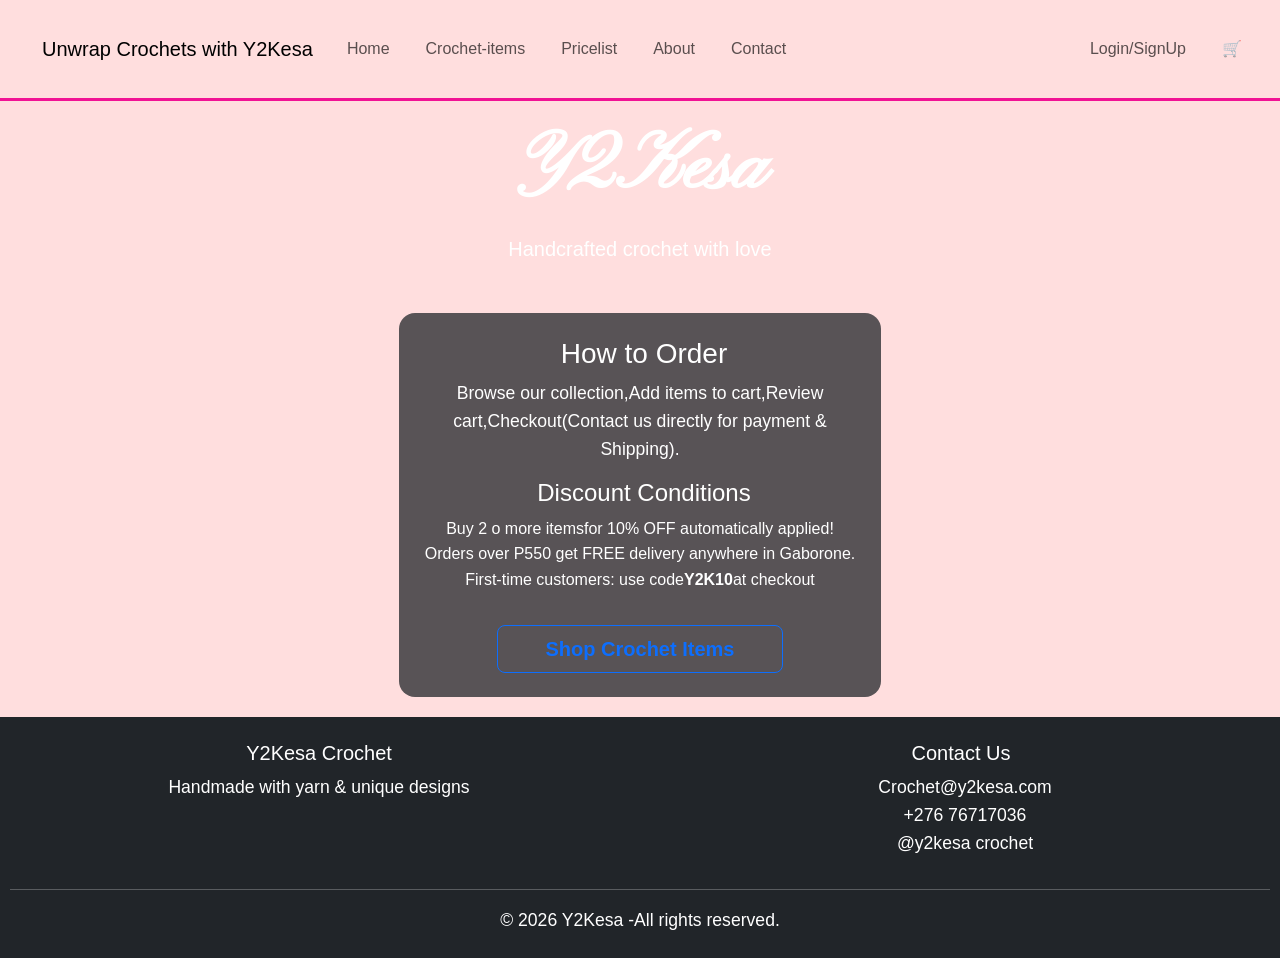
<file: index.html>
<!DOCTYPE html>
<html lang="en">
    <head>
            <meta charset="UTF-8">
    <meta name="viewport" content="width=device-width, initial-scale=1.0">
    <title>Home</title>

    <link href="https://fonts.googleapis.com/css2?family=Pinyon+Script&display=swap" rel="stylesheet">
    <link href="https://cdn.jsdelivr.net/npm/bootstrap@5.3.0/dist/css/bootstrap.min.css"rel="stylesheet">
    <link rel="stylesheet" href="styles.css">
    <style>
        .split-layout {
            display: grid;
            grid-template-columns: 1fr;
            min-height: 100hv;
            width: 100%;
        
        }

    </style>
</head>
<body>

    <header> 


            
          <nav class="navbar navbar-expand-lg navbar-transparent bg-transparent"> 

        <div class="container"> 

            <a class="navbar-brand" href="index.html">Unwrap Crochets with Y2Kesa</a> 

            <button class="navbar-toggler" type="button" data-bs-toggle="collapse" data-bs-target="#navbarNav"> 

                <span class="navbar-toggler-icon"></span> 

            </button> 

            <div class="collapse navbar-collapse" id="navbarNav"> 

                <ul class="navbar-nav me-auto"> 

                    <li class="nav-item"> 

                        <a class="nav-link" href="index.html">Home</a> 

                    </li> 

                    <li class="nav-item">


                        <a class="nav-link" href="Crochet-items.html">Crochet-items</a>
                         
                        
                    </li>

                    <li class="nav-item">

                        <a class="nav-link" href="Pricelist.html">Pricelist</a>
                    </li>

                    <li class="nav-item"> 

                        <a class="nav-link" href="AboutUs.html">About</a> 

                    </li> 

                    <li class="nav-item">

                        <a class="nav-link" href="ContactUs.html">Contact</a> 

                    </li> 
                </ul>
        </div>

    </div>

                    <ul class="navbar-nav ms-auto">
                        <li class="nav-item">
                            <a class="nav-link" href="SignUp-Login.html">Login/SignUp</a>
                            
                        </li>

                      <li class="nav-item">

                        <a class="nav-link" href="cart.html">🛒</a>

                      </li>

                    </ul>

    </nav>  
    
    </header>


 <main>
     <section class="hero-section d-flex align-items-center text-center text-white">
        <div class="container hero-content">
            <div class="hero-logo">
                <h1 class="display-1 fw-bold brand-logo">Y2Kesa</h1>
                <p class="lead mt-3">Handcrafted crochet with love</p>
            </div>
            <div class="row justify-content-center mt-5">
                <div class="col-lg-8">
                    <div class="info-card bg-dark bg-opacity-75 p-4 rounded-4">
                        <h3><i class="fas fa-delivering-fast me-2"></i>How to Order</h3>
                        <p> Browse our collection,Add items to cart,Review cart,Checkout(Contact us directly for payment & Shipping).</p>
                        <h4 class="mt-3"><i class="fas fa-tags me-2"></i>Discount Conditions</h4>
                        <ul class="list-unstyled">
                            <li>Buy 2 o more itemsfor 10% OFF automatically applied!</li>
                            <li>Orders over P550 get FREE delivery anywhere in Gaborone.</li>
                            <li> First-time customers: use code<strong>Y2K10</strong>at checkout</li>
                        </ul>
                         <a href="Crochet-items.html" class="btn btn-outline-primary btn-lg mt-3 px-5 py-2 fw-bold">Shop Crochet Items</a>

                    </div>
                </div>
            </div>
        </div>
     </section>
 </main>
      
 <footer class="footer mt-auto py-4 bg-dark text-white">
    <div class="conatiner text-center">
        <div class="row">
            <div class="col-md-6 mb-3 mb-md-0">
                <h5>Y2Kesa Crochet</h5>
                <p>Handmade with yarn & unique designs</p>
            </div>
            <div class="col-md-6">
                <h5>Contact Us</h5>
                <p><i class="fas fa-envelope me-2"></i>Crochet@y2kesa.com<br>
                   <i class="fas fa-phone-alt me-2"></i>+276 76717036 <br>
                   <i class="fab fa-instagram me-2"></i>@y2kesa crochet</p>
            </div>
        </div>
        <hr class="bg-light">
        <p class="mb-0">&copy; 2026 Y2Kesa -All rights reserved.</p>
    </div>
 </footer>


   

 <script src="https://cdn.jsdelivr.net/npm/@popperjs/core@2.11.6/dist/umd/popper.min.js"></script>
 <script src="https://cdn.jsdelivr.net/npm/bootstrap@5.3.0/dist/js/bootstrap.min.js"></script> 
 
    
</body>
</html>
</file>
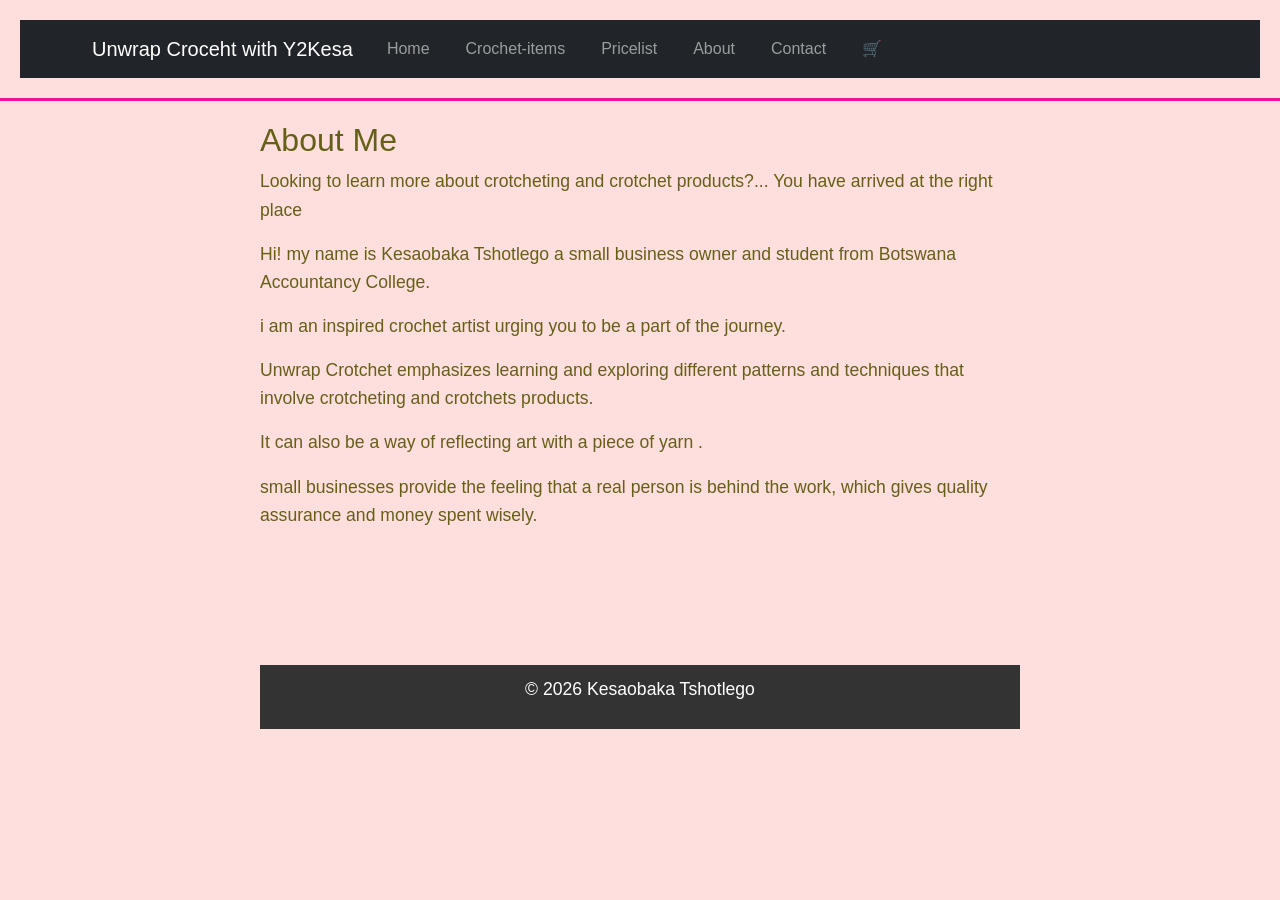
<file: about.html>
<!DOCTYPE html>
<html lang="en">
<head>
    <meta charset="UTF-8">
    <meta name="viewport" content="width=device-width, initial-scale=1.0">
    <title>About Me</title>
    
    <link href="https://cdn.jsdelivr.net/npm/bootstrap@5.3.0/dist/css/bootstrap.min.css"
    rel="stylesheet">
    <link rel="stylesheet" href="styles.css">
</head>
<body>
    <header>
        <nav>
         <nav class="navbar navbar-expand-lg navbar-dark bg-dark"> 

        <div class="container"> 

            <a class="navbar-brand" href="index.html">Unwrap Croceht with Y2Kesa</a> 

            <button class="navbar-toggler" type="button" data-bs-toggle="collapse" data-bs-target="#navbarNav"> 

                <span class="navbar-toggler-icon"></span> 

            </button> 

            <div class="collapse navbar-collapse" id="navbarNav"> 

                <ul class="navbar-nav"> 

                    <li class="nav-item"> 

                        <a class="nav-link" href="index.html">Home</a> 

                    </li> 

                    <li class="nav-item">

                        <a class="nav-link" href="Crochet-items.html">Crochet-items</a>
                        
                    </li>

                    <li class="nav-item">

                        <a class="nav-link" href="Pricelist.html">Pricelist</a>
                    </li>

                    <li class="nav-item"> 

                        <a class="nav-link" href="about.html">About</a> 

                    </li> 

                    <li class="nav-item"> 

                        <a class="nav-link" href="contact.html">Contact</a> 

                    </li> 

                    <li class="nav-item">

                        <a class="nav-link" href="cart.html">🛒</a>

                    </li>

                </ul> 

            </div> 

        </div> 

    </nav> 
    </header>

    <main>
        <h2>About Me</h2>
        <p>Looking to learn more about crotcheting and crotchet products?... You have arrived at the right place </p>
        <p>Hi! my name is Kesaobaka Tshotlego a small business owner and student from Botswana Accountancy College.</p>
        <p>i am an inspired crochet artist urging you to be a part of the journey.</p>
        <p>Unwrap Crotchet emphasizes learning and exploring different patterns and techniques that involve crotcheting and crotchets products.</p>
        <p> It can also be a way of reflecting art with a piece of yarn .</p> 

        <p>small businesses provide the feeling that a real person is behind the work, which gives quality assurance and money spent wisely.</p>


        <main class="container my-5"> 


    </main>

    <footer>
        <p>&copy; 2026 Kesaobaka Tshotlego</p>
    </footer>
    
     <script src="https://cdn.jsdelivr.net/npm/@popperjs/core@2.11.6/dist/umd/popper.min.js">
     </script>
     <script src="https://cdn.jsdelivr.net/npm/bootstrap@5.3.0/dist/js/bootstrap.min.js"></script>
</body>
</html>
</file>
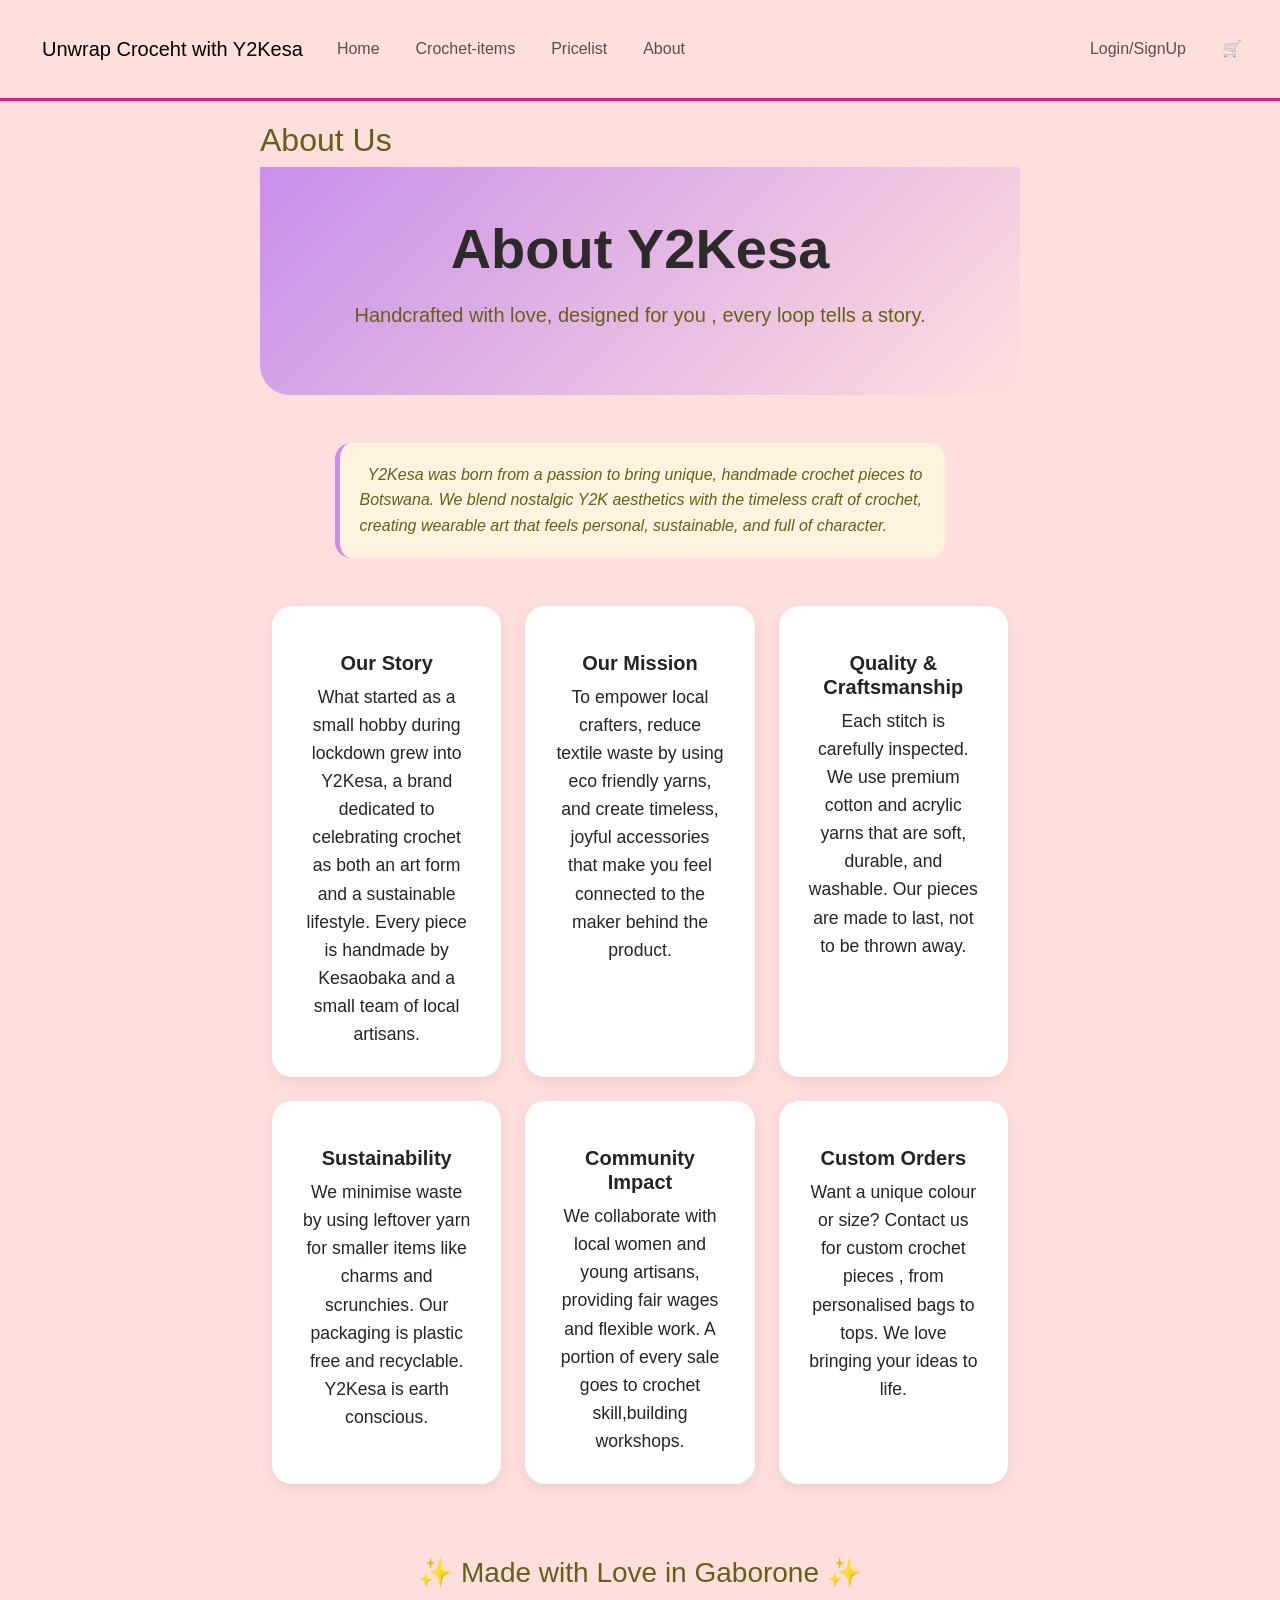
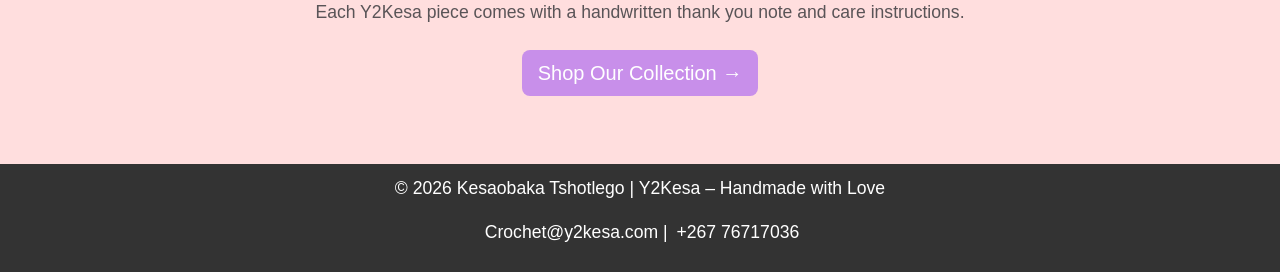
<file: AboutUs.html>
<!DOCTYPE html>
<html lang="en">
<head>
    <meta charset="UTF-8">
    <meta name="viewport" content="width=device-width, initial-scale=1.0">
    <title>About Us</title>
    
    <link href="https://cdn.jsdelivr.net/npm/bootstrap@5.3.0/dist/css/bootstrap.min.css"
    rel="stylesheet">
    <link rel="stylesheet" href="styles.css">
    <style>
        .about-hero{
            background: linear-gradient(135deg, #c88fea 0%, #ffdede 100%);
            padding: 3rem 0;
            border-radius:0 0 30px 30px;
            margin-bottom:2rem;
        }
        .card-about{
            border:none;
            border-radius: 20px;
            transition: transform 0.3s, box-shadow 0.3s;
            box-shadow:0 5px 15px rgba(0,0,0,0.08);
            height: 100%;
        }
        .card-about .card-body {
            text-align: center;
            padding: 1.8rem;
        }
        .card-icon {
            font-size: 3rem;
            color: #c88fea;
            margin-bottom: 1rem;
        }
        .about-quote {
            background-color: #fff3e0;
            border-left: 5px solid #c88fea;
            font-style: italic;
            padding: 1.2rem;
            border-radius: 16px;
        }
        
        html, body {
            height: 100%;
        }
        body {
            display: flex;
            flex-direction: column;
            min-height: 100vh;
        }
        main {
            flex: 1;
        }
        footer {
            margin-top: auto;
            width: 100%;
        }
    </style>
</head>

<body>
    <header>
        <nav>
         <nav class="navbar navbar-expand-lg navbar-transparent bg-transparent"> 

        <div class="container"> 

            <a class="navbar-brand" href="index.html">Unwrap Croceht with Y2Kesa</a> 

            <button class="navbar-toggler" type="button" data-bs-toggle="collapse" data-bs-target="#navbarNav"> 

                <span class="navbar-toggler-icon"></span> 

            </button> 

            <div class="collapse navbar-collapse" id="navbarNav"> 

                <ul class="navbar-nav  me-auto"> 

                    <li class="nav-item"> 

                        <a class="nav-link" href="index.html">Home</a> 

                    </li> 

                    <li class="nav-item">

                        <a class="nav-link" href="Crochet-items.html">Crochet-items</a>
                        
                    </li>

                    <li class="nav-item">

                        <a class="nav-link" href="Pricelist.html">Pricelist</a>
                    </li>

                    <li class="nav-item"> 

                        <a class="nav-link" href="AboutUs.html">About</a> 

                    </li> 

                   
                </ul>
            </div>
        </div>
        <ul class="navbar-nav ms-auto">
            <li class="nav-item">

                <a class="nav-link" href="SignUp-Login.html">Login/SignUp</a>

            </li>

                    <li class="nav-item">

                        <a class="nav-link" href="cart.html">🛒</a>

                    </li>
        </ul>

                

            

        

    </nav> 
    </header>

    <main>
        <h2>About Us</h2>
         <div class="about-hero">
        <div class="container text-center">
            <h1 class="display-4 fw-bold" style="color: #2d2a2a;">About Y2Kesa</h1>
            <p class="lead mt-3">Handcrafted with love, designed for you , every loop tells a story.</p>
        </div>
    </div>

    <div class="container my-5">
        
        <div class="row justify-content-center mb-5">
            <div class="col-lg-10">
                <div class="about-quote">
                    <i class="fas fa-quote-left me-2" style="color: #c88fea;"></i>
                    Y2Kesa was born from a passion to bring unique, handmade crochet pieces to Botswana. 
                    We blend nostalgic Y2K aesthetics with the timeless craft of crochet, creating wearable 
                    art that feels personal, sustainable, and full of character.
                </div>
            </div>
        </div>

        
        <div class="row g-4">
            
            <div class="col-md-6 col-lg-4">
                <div class="card card-about">
                    <div class="card-body">
                        <div class="card-icon"><i class="fas fa-book-open"></i></div>
                        <h5 class="card-title fw-bold">Our Story</h5>
                        <p class="card-text">What started as a small hobby during lockdown grew into Y2Kesa, a brand dedicated to celebrating crochet as both an art form and a sustainable lifestyle. Every piece is handmade by Kesaobaka and a small team of local artisans.</p>
                    </div>
                </div>
            </div>

            
            <div class="col-md-6 col-lg-4">
                <div class="card card-about">
                    <div class="card-body">
                        <div class="card-icon"><i class="fas fa-bullseye"></i></div>
                        <h5 class="card-title fw-bold">Our Mission</h5>
                        <p class="card-text">To empower local crafters, reduce textile waste by using eco friendly yarns, and create timeless, joyful accessories that make you feel connected to the maker behind the product.</p>
                    </div>
                </div>
            </div>

            
            <div class="col-md-6 col-lg-4">
                <div class="card card-about">
                    <div class="card-body">
                        <div class="card-icon"><i class="fas fa-hand-sparkles"></i></div>
                        <h5 class="card-title fw-bold">Quality & Craftsmanship</h5>
                        <p class="card-text">Each stitch is carefully inspected. We use premium cotton and acrylic yarns that are soft, durable, and washable. Our pieces are made to last, not to be thrown away.</p>
                    </div>
                </div>
            </div>

            
            <div class="col-md-6 col-lg-4">
                <div class="card card-about">
                    <div class="card-body">
                        <div class="card-icon"><i class="fas fa-leaf"></i></div>
                        <h5 class="card-title fw-bold">Sustainability</h5>
                        <p class="card-text">We minimise waste by using leftover yarn for smaller items like charms and scrunchies. Our packaging is plastic free and recyclable. Y2Kesa is earth conscious.</p>
                    </div>
                </div>
            </div>

            
            <div class="col-md-6 col-lg-4">
                <div class="card card-about">
                    <div class="card-body">
                        <div class="card-icon"><i class="fas fa-users"></i></div>
                        <h5 class="card-title fw-bold">Community Impact</h5>
                        <p class="card-text">We collaborate with local women and young artisans, providing fair wages and flexible work. A portion of every sale goes to crochet skill,building workshops.</p>
                    </div>
                </div>
            </div>

            
            <div class="col-md-6 col-lg-4">
                <div class="card card-about">
                    <div class="card-body">
                        <div class="card-icon"><i class="fas fa-palette"></i></div>
                        <h5 class="card-title fw-bold">Custom Orders</h5>
                        <p class="card-text">Want a unique colour or size? Contact us for custom crochet pieces , from personalised bags to tops. We love bringing your ideas to life.</p>
                    </div>
                </div>
            </div>
        </div>

        
        <div class="row mt-5 pt-4">
            <div class="col-12 text-center">
                <h3 class="fw-light">✨ Made with Love in Gaborone ✨</h3>
                <p class="text-muted">Each Y2Kesa piece comes with a handwritten thank you note and care instructions.</p>
                <a href="Crochet-items.html" class="btn btn-primary btn-lg mt-2" style="background-color: #c88fea; border: none;">Shop Our Collection →</a>
            </div>
        </div>
    </div>


    </main>

<footer>
    <p>&copy; 2026 Kesaobaka Tshotlego | Y2Kesa – Handmade with Love</p>
     <p><i class="fas fa-envelope me-1"></i>Crochet@y2kesa.com | <i class="fas fa-phone-alt me-1"></i>+267 76717036</p>

</footer>
     
     <script src="https://cdn.jsdelivr.net/npm/@popperjs/core@2.11.6/dist/umd/popper.min.js">
     </script>
     <script src="https://cdn.jsdelivr.net/npm/bootstrap@5.3.0/dist/js/bootstrap.min.js"></script>
</body>
</html>
</file>
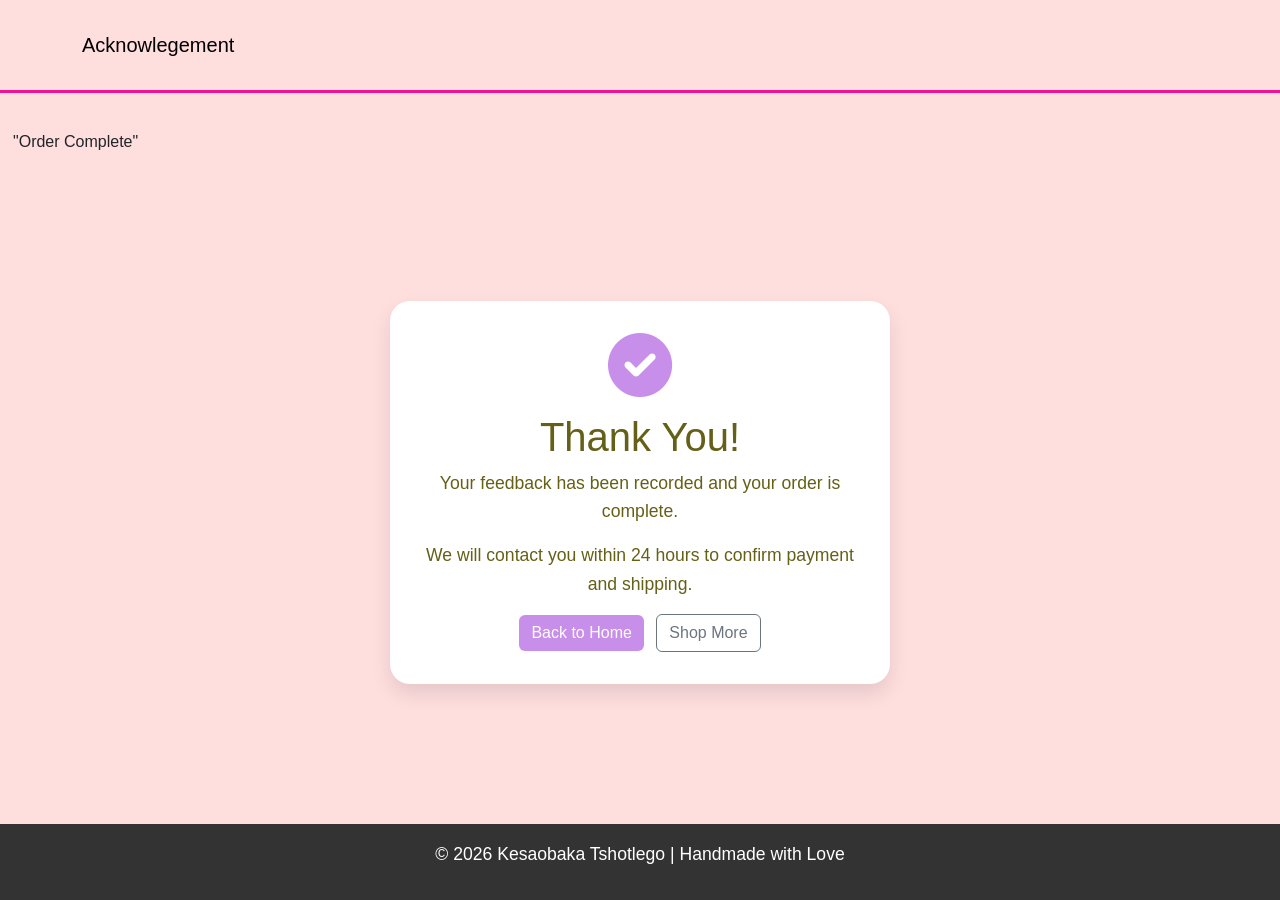
<file: Acknowledgement.html>
<!DOCTYPE html>

<html lang="en">

<head>

<meta charset="UTF-8">

<meta name="viewport" content="width=device-width, initial-scale=1.0">

<title>Acknowledgement</title>
<link href="https://cdn.jsdelivr.net/npm/bootstrap@5.3.0/dist/css/bootstrap.min.css"rel="stylesheet">
    <link rel="stylesheet" href="styles.css">
     <link rel="stylesheet" href="https://cdnjs.cloudflare.com/ajax/libs/font-awesome/6.0.0-beta3/css/all.min.css">

     <style>
         body {
            display: flex;
            flex-direction: column;
            min-height: 100vh;
            background-color: #ffdede;
        }
        main { flex: 1; display: flex; align-items: center; justify-content: center; }
        .thank-card {
            background: white;
            border-radius: 20px;
            padding: 2rem;
            text-align: center;
            box-shadow: 0 10px 20px rgba(0,0,0,0.1);
            max-width: 500px;
            margin: 2rem auto;
        }
        footer {
            background-color: #333;
            color: white;
            text-align: center;
            padding: 1rem;
        }
     </style>
</head>

<body>

    <header>
        <nav class="navbar navbar-transparent bg-transparent">
        <div class="container">
            <span class="navbar-brand mb-0 h1">Acknowlegement</span>
        </div>
        </nav>
    </header>

    <div style="margin-top:30px">
        <a href="feedback.html" class="btn primary">"Order Complete"</a>
    </div>


    <main>
         <div class="thank-card">
            <i class="fas fa-check-circle fa-4x" style="color: #c88fea;"></i>
            <h1 class="mt-3">Thank You!</h1>
            <p>Your feedback has been recorded and your order is complete.</p>
            <p>We will contact you within 24 hours to confirm payment and shipping.</p>
            <a href="index.html" class="btn btn-primary" style="background-color:#c88fea; border:none;">Back to Home</a>
            <a href="Crochet-items.html" class="btn btn-outline-secondary ms-2">Shop More</a>
        </div>

    


    </main>


    <footer>

        <p>&copy; 2026 Kesaobaka Tshotlego | Handmade with Love</p>

    </footer>

 <script src="https://cdn.jsdelivr.net/npm/@popperjs/core@2.11.6/dist/umd/popper.min.js"></script>
 <script src="https://cdn.jsdelivr.net/npm/bootstrap@5.3.0/dist/js/bootstrap.min.js"></script> 


</body>

</html>
</file>
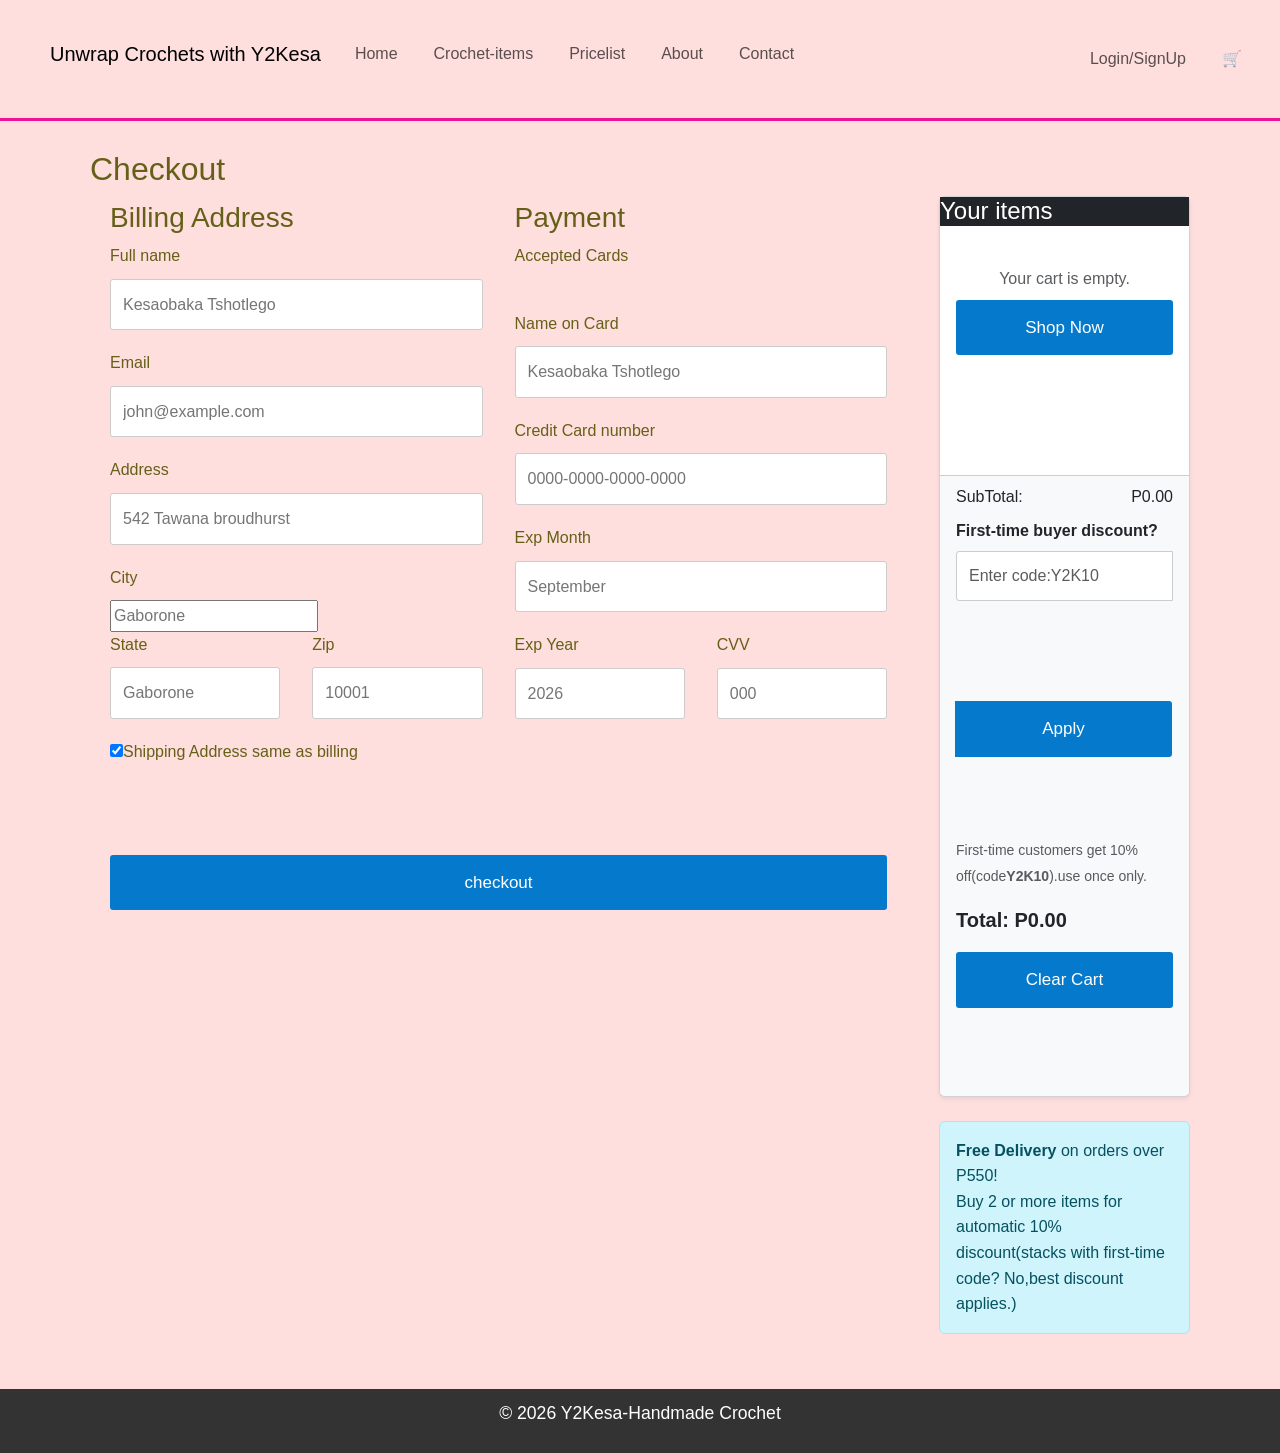
<file: cart.html>
<!DOCTYPE html>
<html>
    <head>
        <title>cart</title>
        <meta name="viewport" content="width=device-width,intital-scale=1">
          <link href="https://cdn.jsdelivr.net/npm/bootstrap@5.3.0/dist/css/bootstrap.min.css"rel="stylesheet">
    <link rel="stylesheet" href="styles.css">
<style>
    .row {
  display: -ms-flexbox; 
  display: flex;
  -ms-flex-wrap: wrap; 
  flex-wrap: wrap;
  margin: 0 -16px;
}

.col-25 {
  -ms-flex: 25%; 
  flex: 25%;
}

.col-50 {
  -ms-flex: 50%; 
  flex: 50%;
}

.col-75 {
  -ms-flex: 75%; 
  flex: 75%;
}

.col-25,
.col-50,
.col-75 {
  padding: 0 16px;
}

.container {
  padding: 5px 20px 15px 20px;
}

input[type=text] {
  width: 100%;
  margin-bottom: 20px;
  padding: 12px;
  border: 1px solid #ccc;
  border-radius: 3px;
}

label {
  margin-bottom: 10px;
  display: block;
}

.icon-container {
  margin-bottom: 20px;
  padding: 7px 0;
  font-size: 24px;
}

.btn {
  background-color: #057acd;
  color: white;
  padding: 15px;
  margin: 80px 0;
  border: none;
  width: 100%;
  border-radius: 3px;
  cursor: pointer;
  font-size: 17px;
  position:relative;
}

.btn:hover {
  background-color: #057acd;
}

span.price {
  float: right;
  color: grey;
}


@media (max-width: 800px) {
  .row {
    flex-direction: column-reverse;
  }
  .col-25 {
    margin-bottom: 50px;
  }
}
</style>
    </head>
    <body>
        <header>
             <nav class="navbar navbar-expand-lg navbar-transparent bg-transparent"> 

        <div class="container"> 

            <a class="navbar-brand" href="index.html">Unwrap Crochets with Y2Kesa</a> 

            <button class="navbar-toggler" type="button" data-bs-toggle="collapse" data-bs-target="#navbarNav"> 

                <span class="navbar-toggler-icon"></span> 

            </button> 

            <div class="collapse navbar-collapse" id="navbarNav"> 

                <ul class="navbar-nav me-auto"> 

                    <li class="nav-item"> 

                        <a class="nav-link" href="index.html">Home</a> 

                    </li> 

                    <li class="nav-item">


                        <a class="nav-link" href="Crochet-items.html">Crochet-items</a>
                         
                        
                    </li>

                    <li class="nav-item">

                        <a class="nav-link" href="Pricelist.html">Pricelist</a>
                        
                    </li>

                    <li class="nav-item"> 

                        <a class="nav-link" href="AboutUs.html">About</a> 

                    </li> 

                    <li class="nav-item"> 

                        <a class="nav-link" href="ContactUs.html">Contact</a> 

                    </li>
                </ul>
            </div>
        </div>
        <ul class="navbar-nav ms-auto">

            <li class="nav-item">

                <a class="nav-link" href="SignUp-Login.html">Login/SignUp</a>
                
            </li>
                    
                    <li class="nav-item">

                        <a class="nav-link" href="cart.html">🛒</a>

                    </li>
        </ul>

                

             

        
    </nav> 

    </header>
    <main class="container my-4">

        <h2> Checkout </h2>
        <div class="row">
            <div class="col-75">
                <div class="container">
                    <form action="feedback.html" method="get">

                        <div class="row">
                            <div class="col-50">
                                <h3>Billing Address</h3>
                                <label for="fname">
                                    <i class="Y2Kesa-user"></i> Full name</label>
                                    <input type="text" id="fname" name="firstname" placeholder="Kesaobaka Tshotlego">
                                    <label for="email">
                                        <i class="Y2Kesa-envelope"></i>
                                    Email</label>
                                    <input type="text" id="email" name="email" placeholder="john@example.com">
                                    <label for="adr"><i class="Y2Kesa-address-card-o">
                                        
                                    </i>Address

                                    </label>
                                    <input type="text" id="dr" name="address" placeholder="542 Tawana broudhurst">
                                    <label for="city">
                                        <i class="Y2Kesa-institution">

                                        </i>City

                                    </label>
                                    <input tpe="text" id="city" name="city" placeholder="Gaborone">
                                    <div class="row">
                                        <div class="col-50">
                                            <label for="state">State</label>
                                            <input type="text" id="state" name="state" placeholder="Gaborone">
                                        </div>
                                        <div class="col-50">
                                            <label for="zip">Zip</label>
                                            <input type="text" id="zip" name="zip" placeholder="10001">
                                        </div>
                                    </div>

                            </div>
                            <div class="col-50">
                                <h3>Payment</h3>
                                <label class="form-label">Accepted Cards</label>
                                <div class="icon-container">
                                    <i class="fab fa-cc-visa" style="color:navy;"></i>
                                </div>
                                <label for="cname">Name on Card</label>
                                <input type="text" id="cname" name="cardname" placeholder="Kesaobaka Tshotlego">
                                <label for="ccnum">Credit Card number</label>
                                <input type="text" id="ccum" name="cardnumber" placeholder="0000-0000-0000-0000">
                                <label for="expmonth">Exp Month</label>
                                <input type="text" id="expmonth" name="expmonth" placeholder="September">
                                <div class="row">
                                    <div class="col-50">
                                        <label for="expyear">Exp Year</label>
                                        <input type="text" id="expyear" name="expyear" placeholder="2026">
                                    </div>
                                    <div class="col-50">
                                        <label for="cvv">CVV</label>
                                        <input type="text" id="cvv" name="cvv" placeholder="000">
                                    </div>
                                </div>
                            </div>
                        </div>
                        <label>
                            <input type="checkbox" checked="checked" name="sameadr">Shipping Address same as billing
                        </label>
                        <input type="submit" value="checkout" class="btn">
                    </form>
                </div>
            </div>
            <div class="col-25">
                <div class="card shadow-sm mb-4">
                    <div class="Card-header bg-dark text-white">
                    <h4 class="mb-0"><i class="fas fa-shopping-cart"></i>Your items</h4>
                        
                </div>
                <div class="card-body" id="cartItemsList">
                    <div class="text-muted text-center">Loading Cart...</div>
                </div>
                <div class="card-footer bg-light">
                    <div class="d-flex justify-content-between mb-2">
                        <span>SubTotal:</span>
                        <span id="subtotalDisplay">P0.00</span>
                    </div>
                    <div class="mb-3" id="discountSection">
                        <label for="discountCode" class="form-label fw-bold">First-time buyer discount?</label>
                        <div class="input-group">
                            <input type="text" class="form-control" id="discountCode" placeholder="Enter code:Y2K10">
                            <button class="btn btn-outline-sucess" type="button" id="applyDiscountBtn">Apply</button>
                        </div>
                        <small class="text-muted">First-time customers get 10% off(code<strong>Y2K10</strong>).use once only.</small>
                        <div id="discountMessage" class="mt-2 small"></div>
                    </div>
                    <div class="d-flex justify-content-between fw-bold fs-5">
                        <span>Total:
                            <span id="totalDisplay">P0.00</span>
                        </span>
                    </div>
                    <button class="btn btn-danger btn-sm w-100 mt-3" id="claerCartBtn">
                        <i cls="fas fa-trash-alt"></i>Clear Cart
                    </button>
                </div>
            </div>
            <div class="alert alert-info">
             <i class="fas fa-truck"></i> <strong>Free Delivery</strong> on orders over P550!<br>
             <i class="fas fa-gift"></i> Buy 2 or more items for automatic 10% discount(stacks with first-time code? No,best discount applies.)
            </div>
        </div>
    </main>
         
    <footer>
        <p>&copy; 2026 Y2Kesa-Handmade Crochet</p>
    </footer>

     <script>
           let cart = [];

    
    const CART_STORAGE_KEY = "y2kesaCart";

    function loadCartFromStorage() {
        const stored = localStorage.getItem(CART_STORAGE_KEY);
        if (stored) {
            cart = JSON.parse(stored);
        } else {
            cart = [];
        }
        renderCartItems();
    }

    function saveCartToStorage() {
        localStorage.setItem(CART_STORAGE_KEY, JSON.stringify(cart));
        updateNavCartBadge();
    }

    function updateNavCartBadge() {
        const totalQty = cart.reduce((sum, item) => sum + (item.quantity || 1), 0);
        const cartLink = document.querySelector('a[href="cart.html"]');
        if (cartLink) {
            if (totalQty > 0) cartLink.innerHTML = `🛒 (${totalQty})`;
            else cartLink.innerHTML = `🛒`;
        }
    }

    function escapeHtml(str) {
        if (!str) return '';
        return str.replace(/[&<>]/g, function(m) {
            if (m === '&') return '&amp;';
            if (m === '<') return '&lt;';
            if (m === '>') return '&gt;';
            return m;
        });
    }

    function getSubtotal() {
        return cart.reduce((sum, item) => sum + (item.price || 0) * (item.quantity || 1), 0);
    }

    let discountAmount = 0;

    function applyDiscountLogic() {
        const subtotal = getSubtotal();
        const discountCodeInput = document.getElementById("discountCode");
        const messageDiv = document.getElementById("discountMessage");
        if (!discountCodeInput) return;

        const code = discountCodeInput.value.trim().toUpperCase();
        const hasUsedDiscount = localStorage.getItem("y2kesa_discount_used") === "true";
        let discount = 0;

        if (!hasUsedDiscount && code === "Y2K10" && subtotal > 0) {
            discount = subtotal * 0.10;
            discountAmount = discount;
            messageDiv.innerHTML = `<span class="text-success">✅ Y2K10 applied! You saved P${discount.toFixed(2)}. Welcome!</span>`;
        } else if (hasUsedDiscount && code === "Y2K10") {
            messageDiv.innerHTML = `<span class="text-warning">⚠️ Discount already used by you (one per customer).</span>`;
            discount = 0;
            discountAmount = 0;
        } else if (code !== "" && code !== "Y2K10") {
            messageDiv.innerHTML = `<span class="text-danger">❌ Invalid discount code. Try "Y2K10".</span>`;
            discount = 0;
            discountAmount = 0;
        } else {
            messageDiv.innerHTML = ``;
            discount = 0;
            discountAmount = 0;
        }

        const totalAfterDiscount = subtotal - discount;
        document.getElementById("subtotalDisplay").innerText = `P${subtotal.toFixed(2)}`;
        const totalSpan = document.getElementById("totalDisplay");
        if (discount > 0) {
            totalSpan.innerHTML = `<strong>P${totalAfterDiscount.toFixed(2)}</strong> <small class="text-success">(10% off)</small>`;
        } else {
            totalSpan.innerHTML = `<strong>P${totalAfterDiscount.toFixed(2)}</strong>`;
        }
        return discount;
    }

    function renderCartItems() {
        const container = document.getElementById("cartItemsList");
        if (!container) return;

        if (cart.length === 0) {
            container.innerHTML = '<div class="text-center text-muted py-4">Your cart is empty.<br><a href="Crochet-items.html" class="btn btn-sm btn-primary mt-2">Shop Now</a></div>';
            document.getElementById("subtotalDisplay").innerText = "P0.00";
            document.getElementById("totalDisplay").innerHTML = "<strong>P0.00</strong>";
            document.getElementById("discountCode").value = "";
            document.getElementById("discountMessage").innerHTML = "";
            discountAmount = 0;
            return;
        }

        let itemsHtml = '<div class="list-group list-group-flush">';
        cart.forEach((item, idx) => {
            const itemTotal = (item.price || 0) * (item.quantity || 1);
            itemsHtml += `
                <div class="list-group-item d-flex justify-content-between align-items-center flex-wrap">
                    <div class="d-flex flex-column" style="min-width: 150px;">
                        <strong>${escapeHtml(item.name)}</strong>
                        <span class="text-muted small">P${(item.price || 0).toFixed(2)} each</span>
                    </div>
                    <div class="d-flex align-items-center gap-2 mt-2 mt-sm-0">
                        <input type="number" min="1" value="${item.quantity || 1}" class="form-control quantity-input" data-index="${idx}" style="width: 70px;">
                        <button class="btn btn-sm btn-danger remove-item" data-index="${idx}"><i class="fas fa-trash"></i></button>
                    </div>
                    <div class="fw-bold mt-2 mt-sm-0">P${itemTotal.toFixed(2)}</div>
                </div>
            `;
        });
        itemsHtml += '</div>';
        container.innerHTML = itemsHtml;

        
        document.querySelectorAll('.quantity-input').forEach(input => {
            input.addEventListener('change', (e) => {
                const idx = parseInt(input.getAttribute('data-index'));
                let newQty = parseInt(input.value);
                if (isNaN(newQty) || newQty < 1) newQty = 1;
                cart[idx].quantity = newQty;
                saveCartToStorage();
                renderCartItems();
                applyDiscountLogic();
            });
        });

        
        document.querySelectorAll('.remove-item').forEach(btn => {
            btn.addEventListener('click', (e) => {
                const idx = parseInt(btn.getAttribute('data-index'));
                cart.splice(idx, 1);
                saveCartToStorage();
                renderCartItems();
                applyDiscountLogic();
            });
        });

        applyDiscountLogic();
    }

    function clearCart() {
        if (confirm("Remove all items from your cart?")) {
            cart = [];
            saveCartToStorage();
            renderCartItems();
            document.getElementById("discountCode").value = "";
            document.getElementById("discountMessage").innerHTML = "";
            discountAmount = 0;
            applyDiscountLogic();
        }
    }

    
    function initDiscountUI() {
        const used = localStorage.getItem("y2kesa_discount_used") === "true";
        const inputField = document.getElementById("discountCode");
        const applyBtn = document.getElementById("applyDiscountBtn");
        if (used) {
            if (inputField) inputField.disabled = true;
            if (applyBtn) applyBtn.disabled = true;
            const msgDiv = document.getElementById("discountMessage");
            if (msgDiv) msgDiv.innerHTML = `<span class="text-secondary">🔒 You've already used your first-time discount. Thank you!</span>`;
        } else {
            if (inputField) inputField.disabled = false;
            if (applyBtn) applyBtn.disabled = false;
        }
    }

    
    function setupFormHandler() {
        const form = document.getElementById("checkoutForm");
        if (!form) return;
        form.addEventListener("submit", function(e) {
            if (cart.length === 0) {
                e.preventDefault();
                alert("Your cart is empty. Please add items before checkout.");
                return false;
            }
            const discountCodeField = document.getElementById("discountCode");
            const enteredCode = discountCodeField ? discountCodeField.value.trim().toUpperCase() : "";
            const hasUsedBefore = localStorage.getItem("y2kesa_discount_used") === "true";
            if (!hasUsedBefore && enteredCode === "Y2K10" && getSubtotal() > 0) {
                localStorage.setItem("y2kesa_discount_used", "true");
                alert("🎉 First-time discount applied! Thank you for shopping with Y2Kesa.");
            }
            return true;
        });
    }

    
    document.addEventListener("DOMContentLoaded", function() {
        loadCartFromStorage();
        initDiscountUI();
        setupFormHandler();

        document.getElementById("applyDiscountBtn")?.addEventListener("click", applyDiscountLogic);
        document.getElementById("clearCartBtn")?.addEventListener("click", clearCart);
    });                
 </script>

 <script src="https://cdn.jsdelivr.net/npm/@popperjs/core@2.11.6/dist/umd/popper.min.js"></script>
 <script src="https://cdn.jsdelivr.net/npm/bootstrap@5.3.0/dist/js/bootstrap.min.js"></script> 
 
 </body>
</html>
</file>
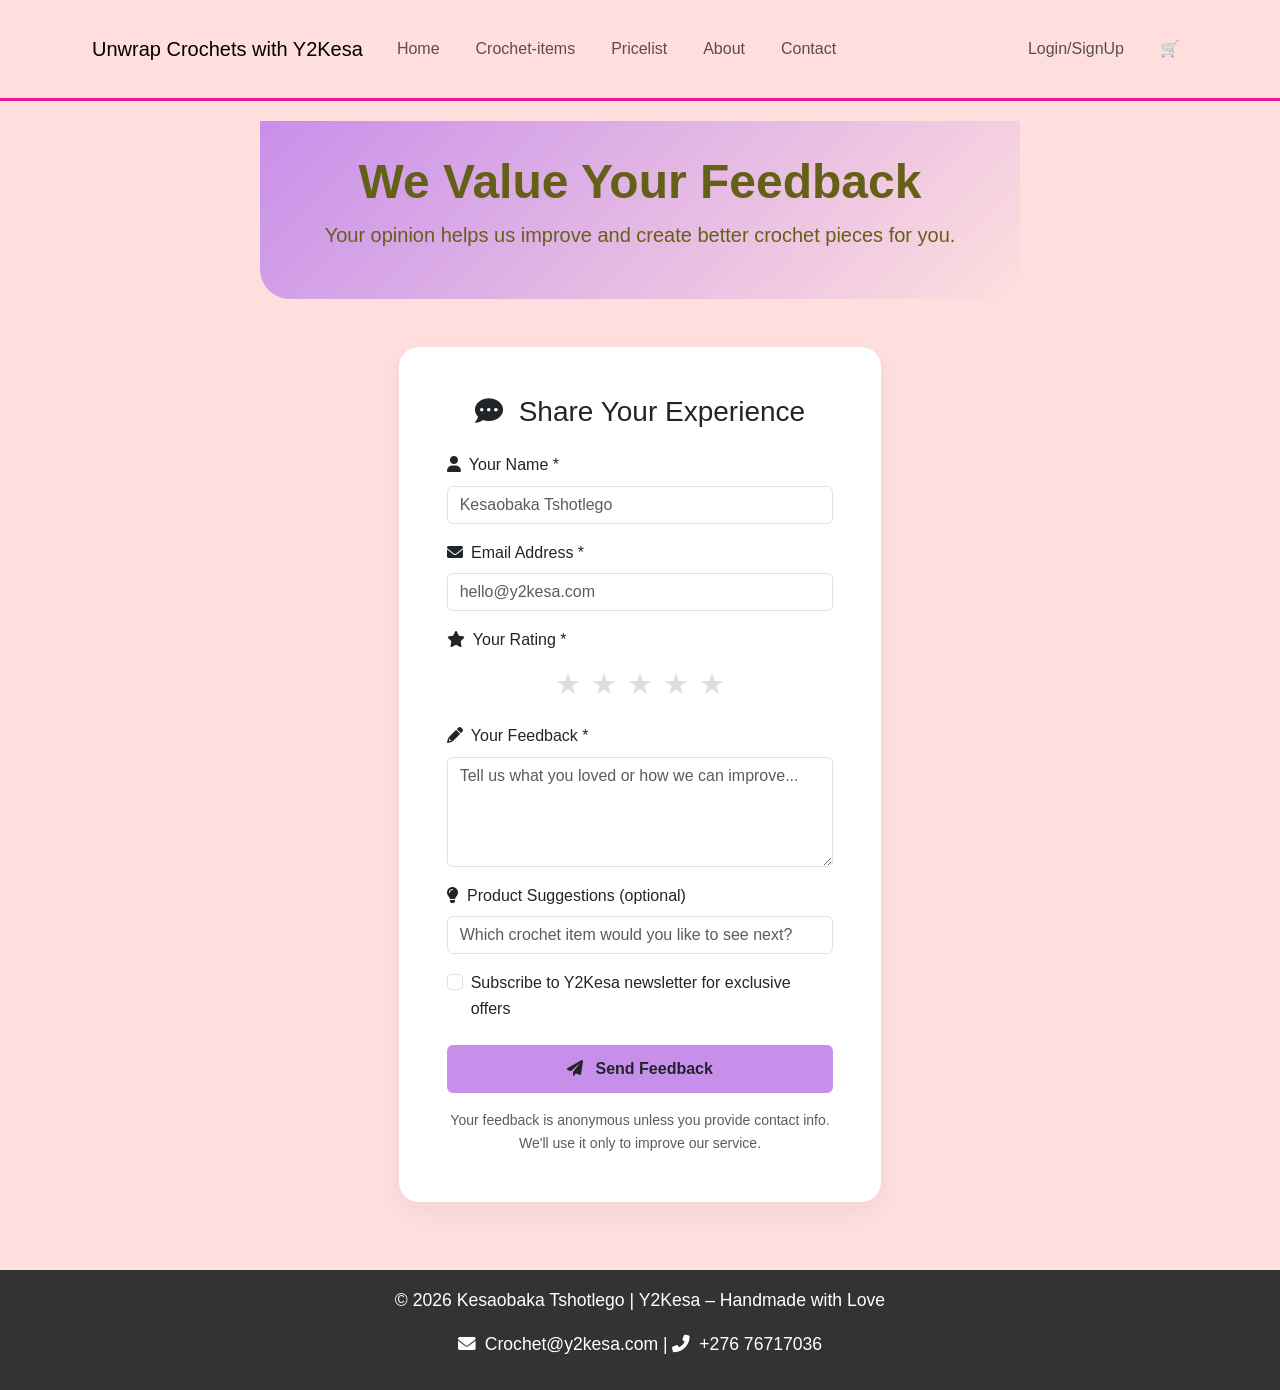
<file: feedback.html>
<html lang="en">
<head>
    <meta charset="UTF-8">
    <meta name="viewport" content="width=device-width, initial-scale=1.0">
    <title>Y2Kesa|Customer Feedback</title>
    
    <link href="https://cdn.jsdelivr.net/npm/bootstrap@5.3.0/dist/css/bootstrap.min.css" rel="stylesheet">
    
    <link rel="stylesheet" href="https://cdnjs.cloudflare.com/ajax/libs/font-awesome/6.0.0-beta3/css/all.min.css">
    
    <link rel="stylesheet" href="styles.css">
    <style>
        
        .feedback-hero {
            background: linear-gradient(135deg, #c88fea 0%, #ffdede 100%);
            padding: 2rem 0;
            border-radius: 0 0 30px 30px;
            margin-bottom: 2rem;
            text-align: center;
        }
        .feedback-card {
            border: none;
            border-radius: 20px;
            box-shadow: 0 10px 25px rgba(0,0,0,0.05);
            transition: transform 0.2s;
        }
        .feedback-card:hover {
            transform: translateY(-3px);
        }
        .rating-stars {
            display: flex;
            gap: 10px;
            justify-content: center;
            font-size: 1.8rem;
            cursor: pointer;
            color: #ddd;
        }
        .rating-stars .star {
            transition: color 0.2s;
        }
        .rating-stars .star.active {
            color: #ffc107;
        }
        .btn-send {
            background-color: #c88fea;
            border: none;
            padding: 12px;
            font-weight: bold;
        }
        .btn-send:hover {
            background-color: #b06fd8;
        }
        
        html, body { height: 100%; margin: 0; padding: 0; }
        body { display: flex; flex-direction: column; min-height: 100vh; }
        main { flex: 1; }
        footer { margin-top: auto; width: 100%; background-color: #333; color: white; text-align: center; padding: 1rem; }
    </style>
</head>
<body>


<header>
    <nav class="navbar navbar-expand-lg navbar-transparent bg-transparent">
        <div class="container">
            <a class="navbar-brand" href="index.html">Unwrap Crochets with Y2Kesa</a>
            <button class="navbar-toggler" type="button" data-bs-toggle="collapse" data-bs-target="#navbarNav">
                <span class="navbar-toggler-icon"></span>
            </button>
            <div class="collapse navbar-collapse" id="navbarNav">
                <ul class="navbar-nav me-auto">
                    <li class="nav-item"><a class="nav-link" href="index.html">Home</a></li>
                    <li class="nav-item"><a class="nav-link" href="Crochet-items.html">Crochet-items</a></li>
                    <li class="nav-item"><a class="nav-link" href="Pricelist.html">Pricelist</a></li>
                    <li class="nav-item"><a class="nav-link" href="AboutUs.html">About</a></li>
                    <li class="nav-item"><a class="nav-link" href="ContactUs.html">Contact</a></li>
                </ul>
                <ul class="navbar-nav ms-auto">
                    <li class="nav-item"><a class="nav-link" href="SignUp-Login.html">Login/SignUp</a></li>
                    <li class="nav-item"><a class="nav-link" href="cart.html">🛒</a></li>
                </ul>
            </div>
        </div>
    </nav>
</header>

<main>
    
    <div class="feedback-hero">
        <div class="container">
            <h1 class="display-5 fw-bold">We Value Your Feedback</h1>
            <p class="lead">Your opinion helps us improve and create better crochet pieces for you.</p>
        </div>
    </div>

    <div class="container my-5">
        <div class="row justify-content-center">
            <div class="col-lg-8 col-md-10">
                <div class="card feedback-card">
                    <div class="card-body p-4 p-md-5">
                        <h3 class="card-title text-center mb-4"><i class="fas fa-comment-dots me-2"></i> Share Your Experience</h3>
                        <form id="feedbackForm" action="Acknowledgement.html" method="get">
                            
                            <div class="mb-3">
                                <label for="name" class="form-label"><i class="fas fa-user me-1"></i> Your Name *</label>
                                <input type="text" class="form-control" id="name" name="name" placeholder="Kesaobaka Tshotlego" required>
                            </div>
                            
                            <div class="mb-3">
                                <label for="email" class="form-label"><i class="fas fa-envelope me-1"></i> Email Address *</label>
                                <input type="email" class="form-control" id="email" name="email" placeholder="hello@y2kesa.com" required>
                            </div>
                            
                            <div class="mb-3">
                                <label class="form-label"><i class="fas fa-star me-1"></i> Your Rating *</label>
                                <div class="rating-stars" id="ratingStars">
                                    <span class="star" data-value="1">★</span>
                                    <span class="star" data-value="2">★</span>
                                    <span class="star" data-value="3">★</span>
                                    <span class="star" data-value="4">★</span>
                                    <span class="star" data-value="5">★</span>
                                </div>
                                <input type="hidden" id="ratingValue" name="rating" value="" required>
                                <div class="invalid-feedback" id="ratingError">Please select a rating.</div>
                            </div>
                            
                            <div class="mb-3">
                                <label for="message" class="form-label"><i class="fas fa-pencil-alt me-1"></i> Your Feedback *</label>
                                <textarea class="form-control" id="message" name="message" rows="4" placeholder="Tell us what you loved or how we can improve..." required></textarea>
                            </div>
                            
                            <div class="mb-3">
                                <label for="suggestions" class="form-label"><i class="fas fa-lightbulb me-1"></i> Product Suggestions (optional)</label>
                                <input type="text" class="form-control" id="suggestions" name="suggestions" placeholder="Which crochet item would you like to see next?">
                            </div>
                            <div class="form-check mb-4">
                                <input class="form-check-input" type="checkbox" id="newsletter" name="newsletter" value="yes">
                                <label class="form-check-label" for="newsletter">
                                    Subscribe to Y2Kesa newsletter for exclusive offers
                                </label>
                            </div>
                            <button type="submit" class="btn btn-send w-100"><i class="fas fa-paper-plane me-2"></i> Send Feedback</button>
                        </form>
                        <div class="text-center mt-3 text-muted small">
                            Your feedback is anonymous unless you provide contact info. We'll use it only to improve our service.
                        </div>
                        
                    </div>
                </div>
            </div>
        </div>
    </div>

     

</main>

<footer>
    <p>&copy; 2026 Kesaobaka Tshotlego | Y2Kesa – Handmade with Love</p>
    <p><i class="fas fa-envelope me-1"></i> Crochet@y2kesa.com | <i class="fas fa-phone-alt me-1"></i> +276 76717036</p>
</footer>

<script src="https://cdn.jsdelivr.net/npm/bootstrap@5.3.0/dist/js/bootstrap.bundle.min.js"></script>
<script>
    
    const stars = document.querySelectorAll('.rating-stars .star');
    const ratingInput = document.getElementById('ratingValue');
    let currentRating = 0;

    stars.forEach(star => {
        star.addEventListener('click', function() {
            currentRating = parseInt(this.getAttribute('data-value'));
            ratingInput.value = currentRating;
            
            stars.forEach((s, index) => {
                if (index < currentRating) {
                    s.classList.add('active');
                } else {
                    s.classList.remove('active');
                }
            });
            
            ratingInput.setCustomValidity('');
        });

        star.addEventListener('mouseover', function() {
            const val = parseInt(this.getAttribute('data-value'));
            stars.forEach((s, idx) => {
                if (idx < val) s.style.color = '#ffc107';
                else s.style.color = '#ddd';
            });
        });
        star.addEventListener('mouseout', function() {
            stars.forEach((s, idx) => {
                if (idx < currentRating) s.style.color = '#ffc107';
                else s.style.color = '#ddd';
            });
        });
    });

    
    const form = document.getElementById('feedbackForm');
    form.addEventListener('submit', function(e) {
        if (currentRating === 0) {
            e.preventDefault();
            ratingInput.setCustomValidity('Please select a rating');
            ratingInput.reportValidity();
            return false;
        }
        
        const feedbackData = {
            name: document.getElementById('name').value,
            email: document.getElementById('email').value,
            rating: currentRating,
            message: document.getElementById('message').value,
            suggestions: document.getElementById('suggestions').value,
            date: new Date().toISOString()
        };
        let allFeedback = JSON.parse(localStorage.getItem('y2kesa_feedback') || '[]');
        allFeedback.push(feedbackData);
        localStorage.setItem('y2kesa_feedback', JSON.stringify(allFeedback));
        
        alert('Thank you for your feedback! We appreciate your input.');
        
        return true;
    });
</script>
</body>
</html>
</file>
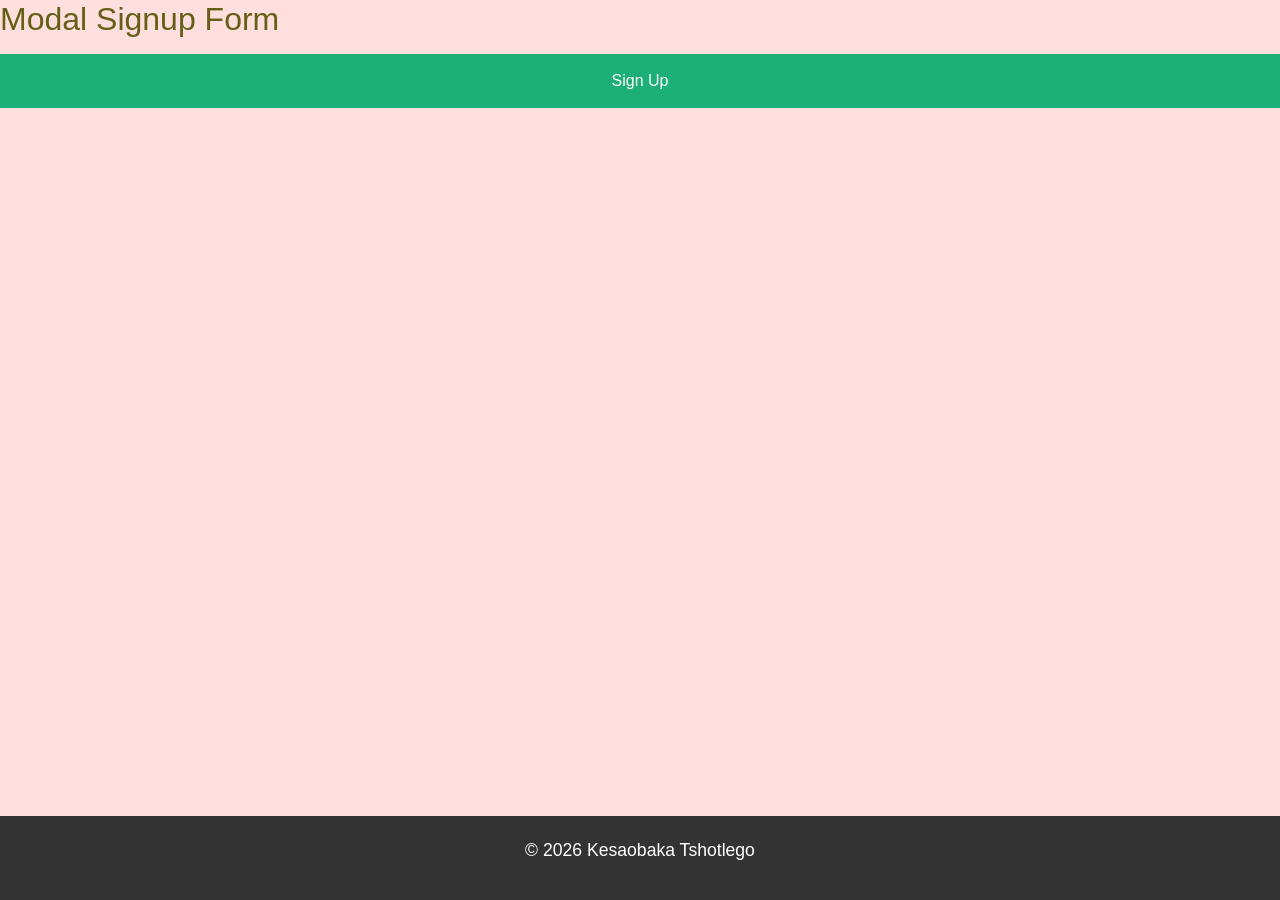
<file: login.html>
<!DOCTYPE html>
<html>
     <head>
            <meta charset="UTF-8">
    <meta name="viewport" content="width=device-width, initial-scale=1.0">
    <title>Home</title>
    
    <link href="https://cdn.jsdelivr.net/npm/bootstrap@5.3.0/dist/css/bootstrap.min.css"rel="stylesheet">
    <link rel="stylesheet" href="styles.css">
</head>
<style>
body {font-family: Arial, Helvetica, sans-serif;}
* {box-sizing: border-box;}


input[type=text], input[type=password] {
  width: 100%;
  padding: 15px;
  margin: 5px 0 22px 0;
  display: inline-block;
  border: none;
  background: #f1f1f1;
}

input[type=text]:focus, input[type=password]:focus {
  background-color: #ddd;
  outline: none;
}

button {
  background-color: #04AA6D;
  color: white;
  padding: 14px 20px;
  margin: 8px 0;
  border: none;
  cursor: pointer;
  width: 100%;
  opacity: 0.9;
}

button:hover {
  opacity:1;
}

.cancelbtn {
  padding: 14px 20px;
  background-color: #f44336;
}

.cancelbtn, .signupbtn {
  float: left;
  width: 50%;
}

.container {
  padding: 16px;
}

.modal {
  display: none; 
  position: fixed; 
  z-index: 1; 
  left: 0;
  top: 0;
  width: 100%; 
  height: 100%; 
  overflow: auto; 
  background-color: #474e5d;
  padding-top: 50px;
}

.modal-content {
  background-color: #fefefe;
  margin: 5% auto 15% auto; 
  border: 1px solid #888;
  width: 80%; 
}

hr {
  border: 1px solid #f1f1f1;
  margin-bottom: 25px;
}
 
.close {
  position: absolute;
  right: 35px;
  top: 15px;
  font-size: 40px;
  font-weight: bold;
  color: #f1f1f1;
}

.close:hover,
.close:focus {
  color: #f44336;
  cursor: pointer;
}

.clearfix::after {
  content: "";
  clear: both;
  display: table;
}

@media screen and (max-width: 300px) {
  .cancelbtn, .signupbtn {
     width: 100%;
  }
}
</style>
<body>

<h2>Modal Signup Form</h2>

<button onclick="document.getElementById('id01').style.display='block'" style="width:auto;">Sign Up</button>

<div id="id01" class="modal">
  <span onclick="document.getElementById('id01').style.display='none'" class="close" title="Close Modal">&times;</span>
  <form class="modal-content" action="index.html">
    <div class="container">
      <h1>Sign Up</h1>
      <p>Please fill in this form to create an account.</p>
      <hr>
      <label for="email"><b>Email</b></label>
      <input type="text" placeholder="Enter Email" name="email" required>

      <label for="psw"><b>Password</b></label>
      <input type="password" placeholder="Enter Password" name="psw" required>

      <label for="psw-repeat"><b>Repeat Password</b></label>
      <input type="password" placeholder="Repeat Password" name="psw-repeat" required>
      
      <label>
        <input type="checkbox" checked="checked" name="remember" style="margin-bottom:15px"> Remember me
      </label>

      <p>By creating an account you agree to our <a href="#" style="color:dodgerblue">Terms & Privacy</a>.</p>

      <div class="clearfix">
        <button type="button" onclick="document.getElementById('id01').style.display='none'" class="cancelbtn">Cancel</button>
        <button type="submit" class="signupbtn">Sign Up</button>
      </div>
    </div>
  </form>
</div>
  <footer>
    <footer>
        <p>&copy; 2026 Kesaobaka Tshotlego</p>
            </footer>

<script>
var modal = document.getElementById('id01');

window.onclick = function(event) {
  if (event.target == modal) {
    modal.style.display = "none";
  }
}
</script>


 <script src="https://cdn.jsdelivr.net/npm/@popperjs/core@2.11.6/dist/umd/popper.min.js"></script>
 <script src="https://cdn.jsdelivr.net/npm/bootstrap@5.3.0/dist/js/bootstrap.min.js"></script> 
 
    

</body>
</html>
</file>
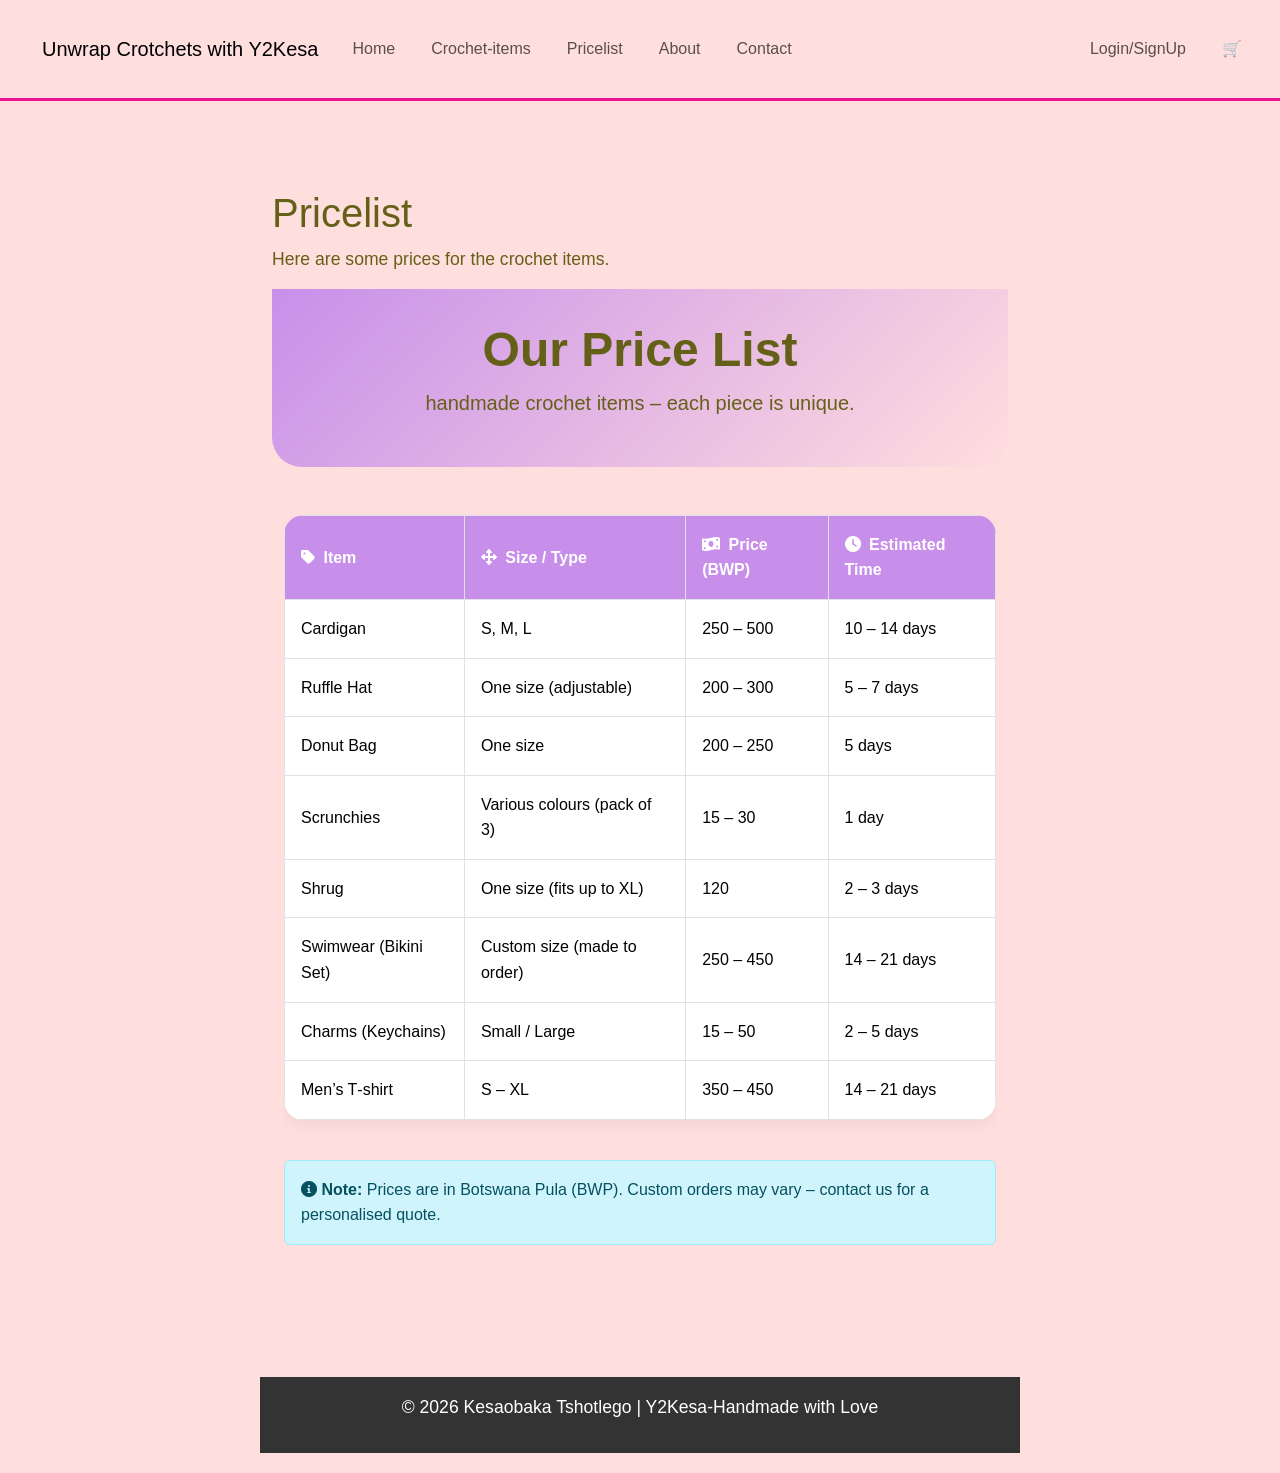
<file: Pricelist.html>
<!DOCTYPE html>
<html lang="en">
<head> 
    <meta charset="UTF-8">
    <meta name="viewport" content="width=device-width, initial-scale=1.0">
    <title>Pricelist</title>
    
    <link href="https://cdn.jsdelivr.net/npm/bootstrap@5.3.0/dist/css/bootstrap.min.css"
    rel="stylesheet">
     <link rel="stylesheet" href="https://cdnjs.cloudflare.com/ajax/libs/font-awesome/6.0.0-beta3/css/all.min.css">
    <link rel="stylesheet" href="styles.css">
    <style>
         
        html, body { 
            height: 100%; 
            margin: 0; 
            padding: 0;
         }
        body {
             display: flex;
              flex-direction: column; 
              min-height: 100vh;
             }
        main { 
            flex: 1;
         }
        footer {
             margin-top: auto;
              width: 100%;
               background-color: #333;
                color: white;
                 text-align: center;
                  padding: 1rem; 
                }
     .price-hero {
            background: linear-gradient(135deg, #c88fea 0%, #ffdede 100%);
            padding: 2rem 0;
            border-radius: 0 0 30px 30px;
            margin-bottom: 2rem;
            text-align: center;
        }
        .table-custom {
            background-color: white;
            border-radius: 20px;
            overflow: hidden;
            box-shadow: 0 5px 15px rgba(0,0,0,0.05);
        }
        .table-custom th {
            background-color: #c88fea;
            color: white;
            font-weight: bold;
        }
        .table-custom td, .table-custom th {
            padding: 1rem;
            vertical-align: middle;
        }
       

        </style>
</head>
<body>
    <header>
        
        <nav>
        
         <nav class="navbar navbar-expand-lg navbar-transparent bg-transparent"> 

        <div class="container"> 

            <a class="navbar-brand" href="index.html">Unwrap Crotchets with Y2Kesa</a> 

            <button class="navbar-toggler" type="button" data-bs-toggle="collapse" data-bs-target="#navbarNav"> 

                <span class="navbar-toggler-icon"></span> 

            </button> 

            <div class="collapse navbar-collapse" id="navbarNav"> 

                <ul class="navbar-nav me-auto"> 

                    <li class="nav-item"> 

                        <a class="nav-link" href="index.html">Home</a> 

                    </li> 

                    <li class="nav-item">

                    <a class="nav-link" href="Crochet-items.html">Crochet-items</a>

                </li>

                <li class="nav-item">

                    <a class="nav-link" href="Pricelist.html">Pricelist</a>
                    
                </li>

                    <li class="nav-item">

                        <a class="nav-link" href="AboutUs.html">About</a> 

                    </li> 

                    <li class="nav-item"> 

                        <a class="nav-link" href="ContactUs.html">Contact</a> 

                    </li> 
                </ul>
            </div>
        </div>
        <ul class="navbar-nav ms-auto">

            <li class="nav-item">

                <a class="nav-link" href="SignUp-Login.html">Login/SignUp</a>
                
            </li>

                    <li class="nav-item">

                        <a class="nav-link" href="cart.html">🛒</a>

                    </li>

                

            

        

    </nav> 
    </header>

    <main>
        <main class="container my-5">
            <h1>Pricelist</h1>
            <p>Here are some prices for the crochet items.</p>

           <div class="price-hero">
        <div class="container">
            <h1 class="display-5 fw-bold">Our Price List</h1>
            <p class="lead">handmade crochet items – each piece is unique.</p>
        </div>
    </div>

    <div class="container my-5">
        <div class="row justify-content-center">
            <div class="col-12">
                <div class="table-responsive">
                    <table class="table table-custom table-bordered table-hover">
                        <thead>
                            <tr>
                                <th><i class="fas fa-tag me-1"></i> Item</th>
                                <th><i class="fas fa-arrows-alt me-1"></i> Size / Type</th>
                                <th><i class="fas fa-money-bill-wave me-1"></i> Price (BWP)</th>
                                <th><i class="fas fa-clock me-1"></i> Estimated Time</th>
                            </tr>
                        </thead>
                        <tbody>
                            <tr>
                                <td>Cardigan</td>
                                <td>S, M, L</td>
                                <td>250 – 500</td>
                                <td>10 – 14 days</td>
                            </tr>
                            <tr>
                                <td>Ruffle Hat</td>
                                <td>One size (adjustable)</td>
                                <td>200 – 300</td>
                                <td>5 – 7 days</td>
                            </tr>
                            <tr>
                                <td>Donut Bag</td>
                                <td>One size</td>
                                <td>200 – 250</td>
                                <td>5 days</td>
                            </tr>
                            <tr>
                                <td>Scrunchies</td>
                                <td>Various colours (pack of 3)</td>
                                <td>15 – 30</td>
                                <td>1 day</td>
                            </tr>
                            <tr>
                                <td>Shrug </td>
                                <td>One size (fits up to XL)</td>
                                <td>120</td>
                                <td>2 – 3 days</td>
                            </tr>
                            <tr>
                                <td>Swimwear (Bikini Set)</td>
                                <td>Custom size (made to order)</td>
                                <td>250 – 450</td>
                                <td>14 – 21 days</td>
                            </tr>
                            <tr>
                                <td>Charms (Keychains)</td>
                                <td>Small / Large</td>
                                <td>15 – 50</td>
                                <td>2 – 5 days</td>
                            </tr>
                            <tr>
                                <td>Men’s T‑shirt</td>
                                <td>S – XL</td>
                                <td>350 – 450</td>
                                <td>14 – 21 days</td>
                            </tr>
                            
                        </tbody>
                    </table>
                </div>
                <div class="alert alert-info mt-4">
                    <i class="fas fa-info-circle"></i> <strong>Note:</strong> Prices are in Botswana Pula (BWP). Custom orders may vary – contact us for a personalised quote.
                </div>
            </div>
        </div>
    </div> 
</main>

<footer>
        <p>&copy; 2026 Kesaobaka Tshotlego | Y2Kesa-Handmade with Love</p>
</footer>
    

     <script src="https://cdn.jsdelivr.net/npm/bootstrap@5.3.0/dist/js/bootstrap.min.js"></script> 
</body>
</html>
</file>
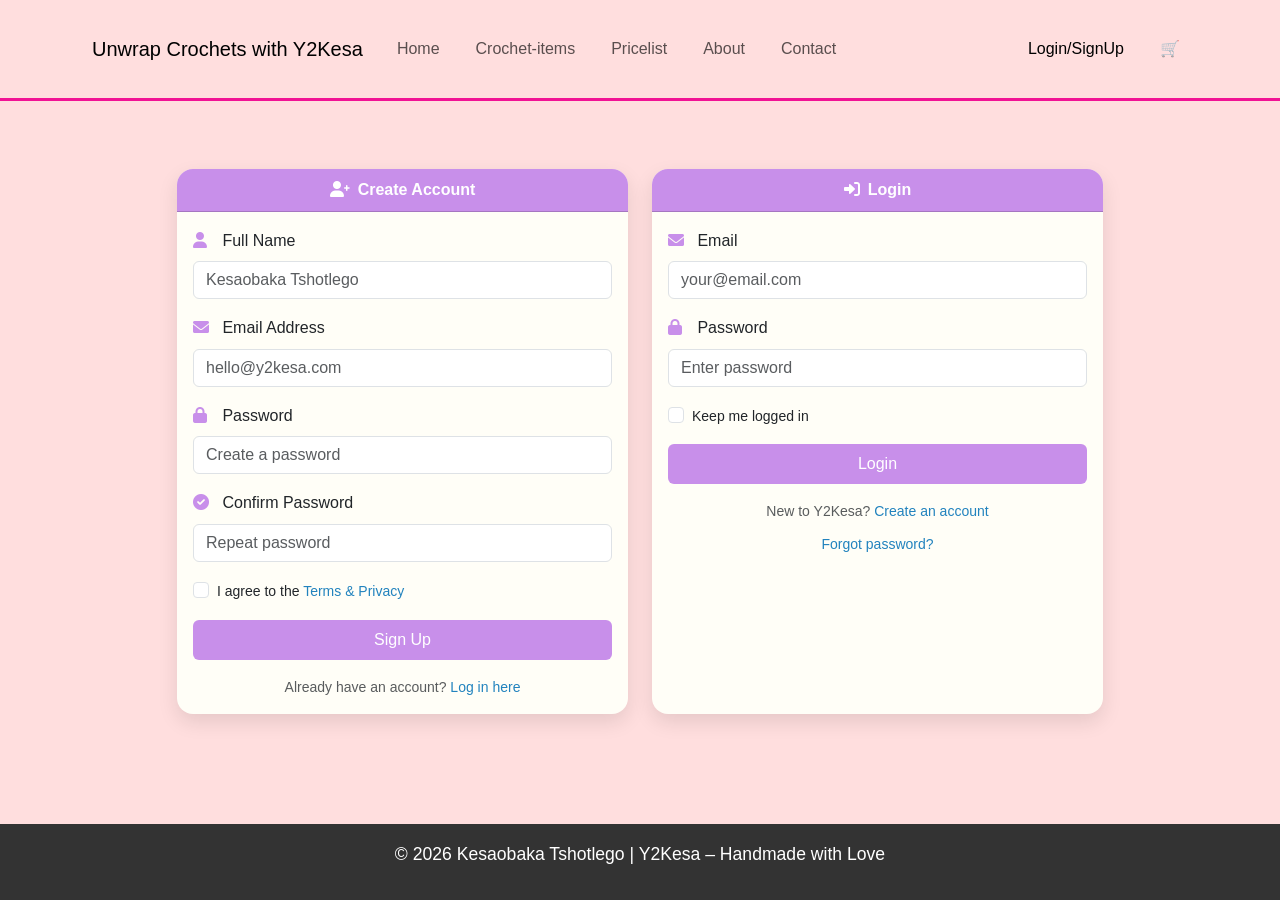
<file: SignUp-Login.html>
<!DOCTYPE html>
<html lang="en">
<head>
    <meta charset="UTF-8">
    <meta name="viewport" content="width=device-width, initial-scale=1.0">
    <title> Sign Up / Login</title>
    <link href="https://cdn.jsdelivr.net/npm/bootstrap@5.3.0/dist/css/bootstrap.min.css" rel="stylesheet">
    <link rel="stylesheet" href="https://cdnjs.cloudflare.com/ajax/libs/font-awesome/6.0.0-beta3/css/all.min.css">
    <link rel="stylesheet" href="styles.css">
    <style>
        .auth-card {
            border: none;
            border-radius: 16px;
            box-shadow: 0 8px 20px rgba(0,0,0,0.1);
            transition: transform 0.2s;
            background-color: #fffef7;
        }
        .auth-card:hover { transform: translateY(-5px); }
        .auth-card .card-header {
            background-color: #c88fea;
            color: white;
            border-radius: 16px 16px 0 0;
            font-weight: bold;
            text-align: center;
        }
        .btn-primary { background-color: #c88fea; 
                       border: none;
                     }
        .btn-primary:hover {
                            background-color: #b06fd8;
                           }
        .form-label i {
                         width: 25px;
                        color: #c88fea; 
                      }

        
        html, body {
                      height: 100%; 
                      margin: 0; 
                     padding: 0; }
        body {
             display: flex;
              flex-direction: column;
               min-height: 100vh; }
        main { flex: 1; }
        footer { margin-top: auto;
                 width: 100%;
                 background-color: #333; 
                 color: white;
                 text-align: center; 
                 padding: 1rem; 
                }
    </style>
</head>
<body>
    <header>
        <nav class="navbar navbar-expand-lg navbar-transparent bg-transparent">
            <div class="container">
                <a class="navbar-brand" href="index.html">Unwrap Crochets with Y2Kesa</a>
                <button class="navbar-toggler" type="button" data-bs-toggle="collapse" data-bs-target="#navbarNav">
                    <span class="navbar-toggler-icon"></span>
                </button>
                <div class="collapse navbar-collapse" id="navbarNav">
                    <ul class="navbar-nav me-auto">
                        <li class="nav-item"><a class="nav-link" href="index.html">Home</a></li>
                        <li class="nav-item"><a class="nav-link" href="Crochet-items.html">Crochet-items</a></li>
                        <li class="nav-item"><a class="nav-link" href="Pricelist.html">Pricelist</a></li>
                        <li class="nav-item"><a class="nav-link" href="AboutUs.html">About</a></li>
                        <li class="nav-item"><a class="nav-link" href="ContactUs.html">Contact</a></li>
                    </ul>
                    <ul class="navbar-nav ms-auto">
                        <li class="nav-item"><a class="nav-link active" href="SignUp-Login.html">Login/SignUp</a></li>
                        <li class="nav-item"><a class="nav-link" href="cart.html">🛒</a></li>
                    </ul>
                </div>
            </div>
        </nav>
    </header>

    <main class="container my-5">
        <div class="row g-4 justify-content-center">
            <!-- Sign Up Card -->
            <div class="col-md-6 col-lg-5">
                <div class="card auth-card h-100">
                    <div class="card-header"><i class="fas fa-user-plus me-2"></i>Create Account</div>
                    <div class="card-body">
                        <form id="signupForm">
                            <div class="mb-3">
                                <label class="form-label"><i class="fas fa-user"></i> Full Name</label>
                                <input type="text" class="form-control" id="signupName" placeholder="Kesaobaka Tshotlego" required>
                            </div>
                            <div class="mb-3">
                                <label class="form-label"><i class="fas fa-envelope"></i> Email Address</label>
                                <input type="email" class="form-control" id="signupEmail" placeholder="hello@y2kesa.com" required>
                            </div>
                            <div class="mb-3">
                                <label class="form-label"><i class="fas fa-lock"></i> Password</label>
                                <input type="password" class="form-control" id="signupPassword" placeholder="Create a password" minlength="6" required>
                            </div>
                            <div class="mb-3">
                                <label class="form-label"><i class="fas fa-check-circle"></i> Confirm Password</label>
                                <input type="password" class="form-control" id="signupConfirm" placeholder="Repeat password" required>
                            </div>
                            <div class="form-check mb-3">
                                <input class="form-check-input" type="checkbox" id="termsCheck" required>
                                <label class="form-check-label small" for="termsCheck">I agree to the <a href="#">Terms & Privacy</a></label>
                            </div>
                            <button type="submit" class="btn btn-primary w-100 py-2">Sign Up</button>
                        </form>
                        <div class="mt-3 text-center text-muted small">Already have an account? <a href="#" id="switchToLogin" class="text-decoration-none">Log in here</a></div>
                    </div>
                </div>
            </div>
            <!-- Login Card -->
            <div class="col-md-6 col-lg-5">
                <div class="card auth-card h-100">
                    <div class="card-header"><i class="fas fa-sign-in-alt me-2"></i>Login</div>
                    <div class="card-body">
                        <form id="loginForm">
                            <div class="mb-3">
                                <label class="form-label"><i class="fas fa-envelope"></i> Email</label>
                                <input type="email" class="form-control" id="loginEmail" placeholder="your@email.com" required>
                            </div>
                            <div class="mb-3">
                                <label class="form-label"><i class="fas fa-lock"></i> Password</label>
                                <input type="password" class="form-control" id="loginPassword" placeholder="Enter password" required>
                            </div>
                            <div class="form-check mb-3">
                                <input class="form-check-input" type="checkbox" id="rememberMe">
                                <label class="form-check-label small" for="rememberMe">Keep me logged in</label>
                            </div>
                            <button type="submit" class="btn btn-primary w-100 py-2">Login</button>
                        </form>
                        <div class="mt-3 text-center text-muted small">New to Y2Kesa? <a href="#" id="switchToSignup" class="text-decoration-none">Create an account</a></div>
                        <div class="text-center mt-2"><a href="#" class="small text-decoration-none">Forgot password?</a></div>
                    </div>
                </div>
            </div>
        </div>
    </main>

    <footer>
        <p>&copy; 2026 Kesaobaka Tshotlego | Y2Kesa – Handmade with Love</p>
    </footer>

    <script src="https://cdn.jsdelivr.net/npm/bootstrap@5.3.0/dist/js/bootstrap.bundle.min.js"></script>
    <script>
        
        document.getElementById('switchToLogin')?.addEventListener('click', (e) => {
            e.preventDefault();
            document.querySelector('.col-md-6:last-child').scrollIntoView({ behavior: 'smooth' });
        });
        document.getElementById('switchToSignup')?.addEventListener('click', (e) => {
            e.preventDefault();
            document.querySelector('.col-md-6:first-child').scrollIntoView({ behavior: 'smooth' });
        });

        
        const signupForm = document.getElementById('signupForm');
        if (signupForm) {
            signupForm.addEventListener('submit', (e) => {
                e.preventDefault();
                const name = document.getElementById('signupName').value.trim();
                const email = document.getElementById('signupEmail').value.trim();
                const pwd = document.getElementById('signupPassword').value;
                const confirm = document.getElementById('signupConfirm').value;

                if (!name || !email || !pwd || !confirm) { alert('Please fill all fields.'); return; }
                if (pwd !== confirm) { alert('Passwords do not match.'); return; }
                if (pwd.length < 6) { alert('Password must be at least 6 characters.'); return; }

                const users = JSON.parse(localStorage.getItem('y2kesa_users') || '[]');
                if (users.find(u => u.email === email)) { alert('This email is already registered. Please log in.'); return; }

                users.push({ name, email, password: pwd });
                localStorage.setItem('y2kesa_users', JSON.stringify(users));
                localStorage.setItem('y2kesa_current_user', JSON.stringify({ name, email }));
                alert(`Welcome ${name}! Account created successfully.`);
                window.location.href = 'index.html';
            });
        }

        
        const loginForm = document.getElementById('loginForm');
        if (loginForm) {
            loginForm.addEventListener('submit', (e) => {
                e.preventDefault();
                const email = document.getElementById('loginEmail').value.trim();
                const pwd = document.getElementById('loginPassword').value;
                const users = JSON.parse(localStorage.getItem('y2kesa_users') || '[]');
                const user = users.find(u => u.email === email && u.password === pwd);
                if (user) {
                    localStorage.setItem('y2kesa_current_user', JSON.stringify({ name: user.name, email: user.email }));
                    alert(`Welcome back ${user.name}!`);
                    window.location.href = 'index.html';
                } else {
                    alert('Invalid email or password. Please try again or sign up.');
                }
            });
        }
    </script>
</body>
</html>
</file>
<file: styles.css>
html, body{
    height: 100%;
    margin: 0;
    padding: 0;
}

body {
    display: flex;
    flex-direction: column;
    min-height: 100hv;
    font-family:Arial,sans-serif;
    color: #656017;
    background-color:#ffdede;
    line-height: 1.6;

}

header{
    background-color:#ffdede;
    color:white;
    padding:20px;
    text-align:center;
    border-bottom-style: solid;
    border-color: #f10a91f5;


}

#div1 {
    border-radius: 25px;
    background-color: #2283be;
    padding: 20px;
    width: 200px;
    height: 150px;
}

header h1{
    margin:0;
}

nav a {
    color:white;
    text-decoration:underline;
    margin:0 10px;
}

nav a:hover{
    text-decoration:underline;
}
.card{
    transition:transform 0.2s;
}
.card:hover {
    transform:scale(1.02);
    box-shadow:0 4px 8px rgba(5, 245, 177, 0.1);

}

main{
    flex: 1;
    padding:20px;
    max-width:800px;
    margin:0 auto;
    width: 100%;

}

footer{
    background-color:#333;
    color:white;
    text-align:center;
    padding:10px;
    bottom:0;
    width: 100%;
    margin-top: auto;
}
p{
    font-size:1.1em;
}

a{
    color:#2283be;
    text-decoration:none;
}

a:hover {
    text-decoration:underline;
}

img{
    border:5px solid #e1efef;
    border-radius:10px;
}
main a [href^="mailto:"]{
    color: #ff5722;
    font-weight:bold;
}

main img {
    max-width:100%;
    height:auto;
    display:block;
    margin:20px 0;
}

.brand-logo {
    font-family: 'Pinyon Script' , cursive;
    font-size:5rem;
    font-weight: bold;
    text-shadow:none;
}
</file>
